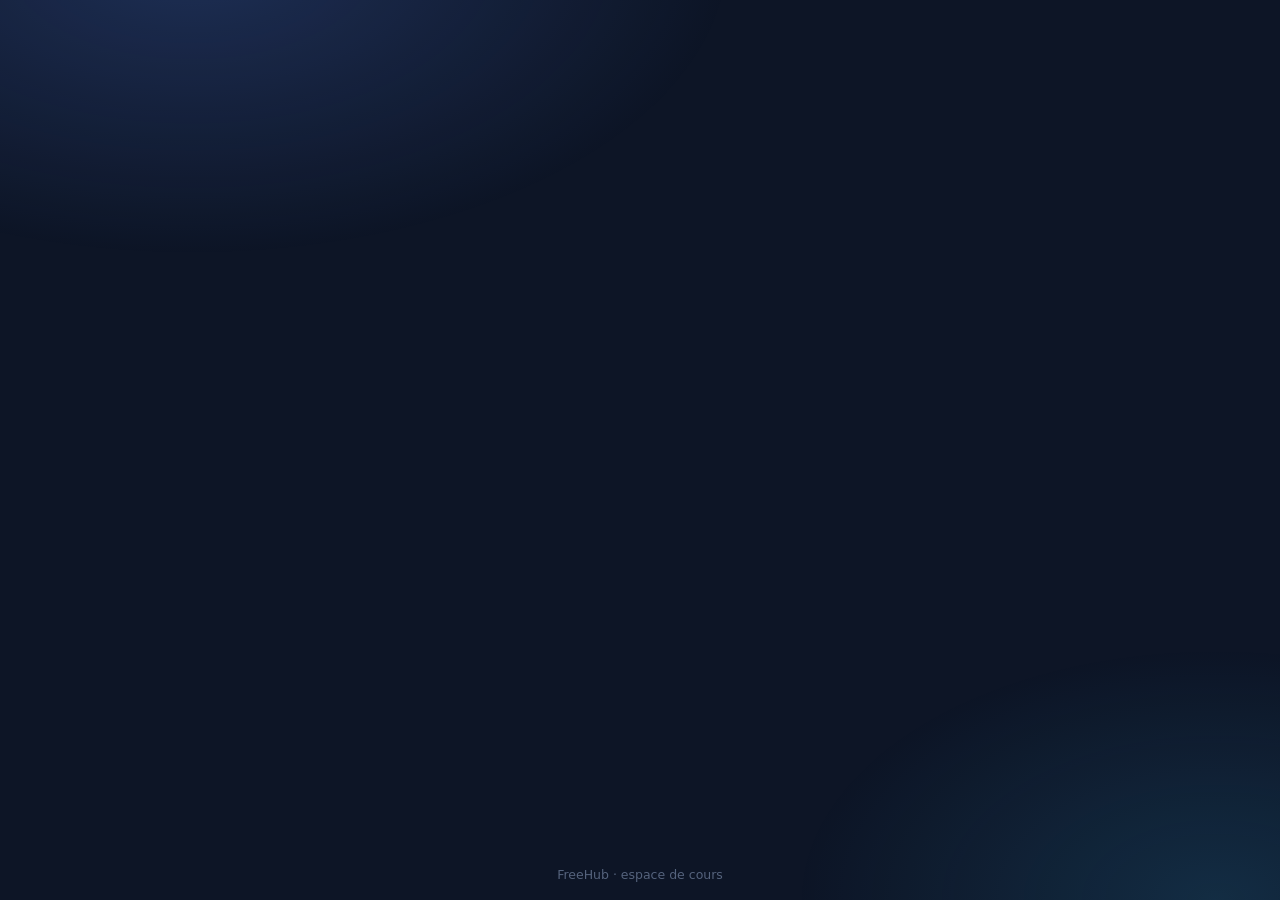
<file: cours/index.html>
<!DOCTYPE html>
<html lang="fr">
<head>
<meta charset="utf-8">
<meta name="viewport" content="width=device-width, initial-scale=1">
<meta name="robots" content="noindex, nofollow">
<title>Faisons connaissance</title>
<style>
  :root{
    --bg:#0d1526; --carte:#18233a; --carte2:#1f2c47; --bord:rgba(255,255,255,.1);
    --encre:#eef2f9; --doux:#9aa9c2; --acc:#5b8cff; --acc2:#38bdf8; --ok:#2dd4a7;
    --police:-apple-system,BlinkMacSystemFont,"Segoe UI",system-ui,sans-serif;
  }
  *{box-sizing:border-box}
  body{margin:0;min-height:100vh;background:var(--bg);color:var(--encre);
    font-family:var(--police);display:flex;flex-direction:column;
    -webkit-font-smoothing:antialiased;overflow-x:hidden}
  body::before{content:'';position:fixed;inset:0;pointer-events:none;
    background:radial-gradient(900px 500px at 15% -5%,rgba(91,140,255,.22),transparent 60%),
      radial-gradient(700px 420px at 95% 100%,rgba(56,189,248,.14),transparent 60%)}
  .zone{position:relative;flex:1;display:flex;flex-direction:column;
    align-items:center;justify-content:center;padding:24px;gap:18px}
  .carte{width:100%;max-width:560px;background:var(--carte);border:1px solid var(--bord);
    border-radius:22px;padding:30px;box-shadow:0 30px 70px -30px rgba(0,0,0,.7)}
  h1{margin:0;font-size:27px;line-height:1.2;letter-spacing:-.025em;text-wrap:balance}
  .sous{margin:9px 0 0;color:var(--doux);font-size:15px;line-height:1.55}
  label{display:block;font-size:12.5px;font-weight:800;letter-spacing:.06em;
    text-transform:uppercase;color:var(--doux);margin:22px 0 8px}
  input,textarea{width:100%;background:var(--carte2);border:1.5px solid var(--bord);
    border-radius:14px;padding:15px 16px;font-family:inherit;font-size:16px;
    color:var(--encre);outline:none;transition:border-color .15s}
  input:focus,textarea:focus{border-color:var(--acc)}
  textarea{min-height:130px;resize:vertical;line-height:1.55}
  button{width:100%;margin-top:16px;border:none;border-radius:14px;padding:16px;
    background:var(--acc);color:#fff;font-family:inherit;font-size:16px;font-weight:800;
    cursor:pointer;transition:filter .15s,transform .15s}
  button:hover:not(:disabled){filter:brightness(1.1)}
  button:active:not(:disabled){transform:translateY(1px)}
  button:disabled{opacity:.45;cursor:not-allowed}
  .err{margin-top:12px;color:#ff9fb0;font-size:14px;min-height:20px}

  /* ---- L'accueil : on confirme franchement, on ne laisse pas dans le doute ---- */
  .bienvenue{position:fixed;inset:0;z-index:20;display:flex;align-items:center;
    justify-content:center;background:rgba(13,21,38,.92);backdrop-filter:blur(4px);
    animation:paraitre .25s ease}
  .bv-x{text-align:center;animation:surgir .5s cubic-bezier(.2,1.4,.4,1) both}
  .bv-e{font-size:76px;line-height:1}
  .bv-t{margin-top:14px;font-size:25px;font-weight:800;letter-spacing:-.022em}
  .bv-d{margin-top:7px;color:var(--doux);font-size:15px}
  @keyframes paraitre{from{opacity:0}}
  @keyframes surgir{from{opacity:0;transform:scale(.7)}}

  /* ---- Le choix de l'emoji ---- */
  .grille-em{display:grid;grid-template-columns:repeat(auto-fill,minmax(46px,1fr));gap:7px;
    max-height:168px;overflow-y:auto;padding:4px;background:var(--carte2);
    border:1.5px solid var(--bord);border-radius:14px}
  .em-b{width:100%;aspect-ratio:1;margin:0;padding:0;border:1.5px solid transparent;
    border-radius:11px;background:transparent;font-size:23px;line-height:1;cursor:pointer;
    display:flex;align-items:center;justify-content:center;transition:background .12s}
  .em-b:hover{background:rgba(255,255,255,.07)}
  .em-b.on{background:rgba(91,140,255,.26);border-color:var(--acc)}

  /* ---- Le salon : une page structurée, sans animation ----
     Rien ne bouge ici : le salon se met à jour toutes les deux secondes, et la
     moindre animation se rejouait à chaque fois — on aurait dit que la page se
     rechargeait sans arrêt. */
  .moi-carte{text-align:center;padding:34px 30px 30px}
  .moi-em{font-size:62px;line-height:1}
  .moi-nom{margin-top:10px;font-size:28px;font-weight:800;letter-spacing:-.025em}
  .moi-ok{margin-top:7px;display:inline-flex;align-items:center;gap:7px;
    background:rgba(45,212,167,.14);border:1px solid rgba(45,212,167,.4);color:#9df0d8;
    border-radius:999px;padding:6px 14px;font-size:13.5px;font-weight:700}
  .modif{margin-top:14px;width:auto;padding:9px 16px;background:transparent;
    border:1.5px solid var(--bord);color:var(--doux);font-size:13px;border-radius:11px}
  .modif:hover{border-color:var(--acc);color:var(--encre);filter:none}

  .attente{margin-top:22px;padding:18px;border-radius:16px;background:var(--carte2);
    border:1px solid var(--bord);text-align:center}
  .attente-t{font-size:15.5px;font-weight:800;display:flex;align-items:center;
    justify-content:center;gap:9px}
  .attente-d{margin-top:6px;font-size:13.5px;color:var(--doux);line-height:1.5}

  .liste-t{margin:24px 0 11px;font-size:12px;font-weight:800;letter-spacing:.07em;
    text-transform:uppercase;color:var(--doux);text-align:left}
  .liste{display:flex;flex-wrap:wrap;gap:8px}
  .pst{display:flex;align-items:center;gap:8px;background:var(--carte2);
    border:1px solid var(--bord);border-radius:999px;padding:7px 14px 7px 10px;
    font-size:14px;font-weight:700}
  .pst .em{font-size:18px;line-height:1}
  .pst.moi{background:linear-gradient(135deg,rgba(91,140,255,.34),var(--carte2));
    border-color:var(--acc)}

  .num{font-size:12.5px;font-weight:800;letter-spacing:.09em;text-transform:uppercase;
    color:var(--acc2)}
  .envoye{margin-top:16px;background:rgba(45,212,167,.12);border:1px solid rgba(45,212,167,.4);
    border-radius:14px;padding:14px 16px;font-size:14.5px;color:#9df0d8;line-height:1.5}
  .pied{text-align:center;padding:18px;font-size:12.5px;color:#55637d;position:relative}
</style>
</head>
<body>
<div class="zone" id="zone"></div>
<div class="pied">FreeHub · espace de cours</div>

<script>
(function(){
  'use strict';
  var API = 'api.php?a=';
  var zone = document.getElementById('zone');
  var moi = null;                 // { id, nom, jeton }
  var etat = null;
  var brouillon = '';
  var dernierRendu = '';
  var sondeOk = false;            // a-t-on déjà reçu une réponse du serveur ?

  try { moi = JSON.parse(localStorage.getItem('cours_moi') || 'null'); } catch(e){}

  function esc(s){
    return String(s == null ? '' : s).replace(/[&<>"']/g, function(c){
      return {'&':'&amp;','<':'&lt;','>':'&gt;','"':'&quot;',"'":'&#39;'}[c];
    });
  }
  function appel(action, corps){
    return fetch(API + action, {
      method: corps ? 'POST' : 'GET',
      headers: { 'Content-Type':'application/json' },
      body: corps ? JSON.stringify(corps) : undefined,
      credentials: 'same-origin'
    }).then(function(r){
      return r.text().then(function(txt){
        try { return { ok:r.ok, d:JSON.parse(txt) }; }
        catch(e){
          return { ok:false, d:{ erreur:'Le serveur a renvoyé une réponse inattendue '
            + '(HTTP ' + r.status + '). Réessaie.' } };
        }
      });
    }, function(){
      return { ok:false, d:{ erreur:'Pas de réseau — vérifie ta connexion.' } };
    });
  }

  // La même liste que côté serveur, qui n'accepte que celle-ci.
  var EMOJIS = ['🦊','🐼','🐸','🦁','🐙','🦄','🐨','🦉','🐢','🦋','🐝','🦕','🐧','🦩',
                '🐬','🦒','🦔','🐳','🦓','🦜','🐲','🦅','🐺','🦌','🐥','🦚','🐯','🐵',
                '🦘','🦦','🐰','🦈','🦭','🐞','🌵','🍄','⚡️','🔥','🌙','⭐️','🎸','🚀'];
  var monEmoji = EMOJIS[Math.floor(Math.random() * EMOJIS.length)];

  // Repli pour un participant inscrit avant qu'on ne propose le choix : son
  // prénom détermine un emoji stable plutôt que de laisser la place vide.
  function emojiDe(nom, choisi){
    if(choisi) return choisi;
    var n = (nom || '').toLowerCase(), h = 0;
    for(var i = 0; i < n.length; i++) h = (h * 31 + n.charCodeAt(i)) % 100000;
    return EMOJIS[h % EMOJIS.length];
  }

  function grilleEmojis(){
    return '<div class="grille-em" id="gem">' + EMOJIS.map(function(e){
      return '<button type="button" class="em-b' + (e === monEmoji ? ' on' : '')
        + '" data-em="' + e + '">' + e + '</button>';
    }).join('') + '</div>';
  }
  function brancherEmojis(){
    [].forEach.call(document.querySelectorAll('[data-em]'), function(b){
      b.onclick = function(){
        monEmoji = b.getAttribute('data-em');
        [].forEach.call(document.querySelectorAll('[data-em]'), function(x){
          x.classList.toggle('on', x === b);
        });
      };
    });
  }

  // --- Écran 1 : le prénom et l'emoji ---------------------------------------
  // `modif` : on revient corriger ce qu'on a saisi, l'inscription existe déjà.
  function vueNom(msg, modif){
    salonPose = '';
    var nomActuel = modif && moi ? moi.nom : '';
    zone.innerHTML = '<div class="carte">'
      + '<h1>' + esc(modif ? 'Modifier mes infos'
                           : (etat && etat.titre ? etat.titre : 'Faisons connaissance')) + '</h1>'
      + '<p class="sous">' + (modif
          ? 'Change ton prénom ou ton emoji. C’est possible tant que les questions '
            + 'ne sont pas lancées.'
          : 'Indique ton prénom et choisis ton emoji pour rejoindre. On attendra que '
            + 'tout le monde soit là avant de commencer.') + '</p>'
      + '<label for="n">Ton prénom</label>'
      + '<input id="n" autocomplete="given-name" autocapitalize="words" '
      + 'placeholder="Maëlys" maxlength="60" value="' + esc(nomActuel) + '">'
      + '<label>Ton emoji</label>'
      + grilleEmojis()
      + '<button id="go">' + (modif ? 'Enregistrer' : 'Rejoindre') + '</button>'
      + (modif ? '<button id="annul" class="modif" style="width:100%;margin-top:9px">'
               + 'Annuler</button>' : '')
      + '<div class="err" id="e">' + esc(msg || '') + '</div>'
      + '</div>';
    brancherEmojis();
    var inp = document.getElementById('n');
    var btn = document.getElementById('go');
    inp.focus();

    var annul = document.getElementById('annul');
    if(annul) annul.onclick = function(){ dernierRendu = ''; rendre(); };

    function envoyer(){
      var nom = inp.value.trim();
      if(nom.length < 2){ document.getElementById('e').textContent = 'Il faut au moins 2 caractères.'; return; }
      btn.disabled = true; btn.textContent = 'Un instant…';

      if(modif){
        appel('modifier', { jeton:moi.jeton, nom:nom, emoji:monEmoji }).then(function(r){
          btn.disabled = false; btn.textContent = 'Enregistrer';
          if(!r.ok){ document.getElementById('e').textContent = r.d.erreur || 'Échec.'; return; }
          moi.nom = nom; moi.emoji = monEmoji;
          try { localStorage.setItem('cours_moi', JSON.stringify(moi)); } catch(e){}
          dernierRendu = '';
          battre();
          rendre();
        });
        return;
      }

      appel('rejoindre', { nom:nom, emoji:monEmoji }).then(function(r){
        btn.disabled = false; btn.textContent = 'Rejoindre';
        if(!r.ok){ document.getElementById('e').textContent = r.d.erreur || 'Impossible de rejoindre.'; return; }
        moi = r.d;
        if(moi.emoji) monEmoji = moi.emoji;
        try { localStorage.setItem('cours_moi', JSON.stringify(moi)); } catch(e){}
        bienvenue(moi.nom);
        // On bascule TOUT DE SUITE, sur ce qu'on a déjà en main. Avant, on
        // attendait le relevé suivant pour changer d'écran : s'il tardait,
        // s'il échouait, ou si le tout premier n'était pas encore revenu, on
        // restait sur le formulaire et le bouton semblait n'avoir rien fait.
        if(!etat) etat = { titre:'Faisons connaissance', etat:'attente', idx:0,
                           total:0, eleves:[], question:null, maReponse:null };
        etat.moi = { id:moi.id, nom:moi.nom, emoji:monEmoji };
        if(!etat.eleves.some(function(x){ return x.nom === moi.nom; })){
          etat.eleves.push({ nom:moi.nom, emoji:monEmoji });
        }
        sondeOk = false;
        dernierRendu = '';
        rendre();
        battre();
      });
    }
    btn.onclick = envoyer;
    inp.onkeydown = function(e){ if(e.key === 'Enter') envoyer(); };
  }

  // Le moment de confirmation : on voit son emoji, on sait que c'est passé.
  function bienvenue(nom){
    var d = document.createElement('div');
    d.className = 'bienvenue';
    d.innerHTML = '<div class="bv-x">'
      + '<div class="bv-e">' + emojiDe(nom, monEmoji) + '</div>'
      + '<div class="bv-t">Bienvenue ' + esc(nom) + '</div>'
      + '<div class="bv-d">Voilà ton emoji pour la partie</div>'
    + '</div>';
    document.body.appendChild(d);
    setTimeout(function(){
      d.style.transition = 'opacity .3s';
      d.style.opacity = '0';
      setTimeout(function(){ d.remove(); }, 320);
    }, 1500);
  }

  // --- Écran 2 : le salon ---------------------------------------------------
  // Bâti UNE FOIS, puis seuls le compteur et la liste sont retouchés. Tout
  // redessiner à chaque relevé donnait un clignotement de deux secondes :
  // c'était ça, « l'effet rafraîchissement bizarre ».
  var salonPose = '';
  function vueSalon(){
    var noms = etat.eleves || [];
    var monNom = moi ? moi.nom : '';
    var monEm = emojiDe(monNom, (etat.moi && etat.moi.emoji) || moi.emoji || monEmoji);

    var signature = monNom + '|' + monEm;
    if(salonPose !== signature){
      salonPose = signature;
      zone.innerHTML = '<div class="carte moi-carte">'
        + '<div class="moi-em">' + monEm + '</div>'
        + '<div class="moi-nom">' + esc(monNom) + '</div>'
        + '<div class="moi-ok">✓ Tu es dans la salle</div>'
        + '<button class="modif" id="chg">Modifier mon prénom ou mon emoji</button>'
        + '<div class="attente">'
          + '<div class="attente-t">⏳ En attente du lancement</div>'
          + '<div class="attente-d">' + esc(etat.titre) + ' commencera quand '
          + 'l’animateur lancera la première question. Tu n’as rien à faire, '
          + 'garde juste cette page ouverte.</div>'
        + '</div>'
        + '<div class="liste-t" id="l-t"></div>'
        + '<div class="liste" id="l-l"></div>'
      + '</div>';
      document.getElementById('chg').onclick = function(){
        monEmoji = monEm;
        vueNom('', true);
      };
    }

    var t = document.getElementById('l-t');
    var l = document.getElementById('l-l');
    if(t) t.textContent = 'Dans la salle · ' + noms.length;
    if(l){
      var html = noms.map(function(p){
        var estMoi = monNom && p.nom.toLowerCase() === monNom.toLowerCase();
        return '<span class="pst' + (estMoi ? ' moi' : '') + '">'
          + '<span class="em">' + emojiDe(p.nom, p.emoji) + '</span>' + esc(p.nom) + '</span>';
      }).join('');
      // On n'écrit que si ça change : réécrire la liste identique à chaque
      // relevé suffisait à faire sauter l'affichage.
      if(l.getAttribute('data-sig') !== html){
        l.setAttribute('data-sig', html);
        l.innerHTML = html;
      }
    }
  }

  // --- Écran 3 : une question ----------------------------------------------
  function vueQuestion(){
    salonPose = '';          // on quitte le salon : il sera rebâti au retour
    var q = etat.question;
    var deja = etat.maReponse;
    zone.innerHTML = '<div class="carte">'
      + '<div class="num">Question ' + (etat.idx + 1) + ' sur ' + etat.total + '</div>'
      + '<h1 style="margin-top:10px">' + esc(q.texte) + '</h1>'
      + '<label for="r">Ta réponse</label>'
      + '<textarea id="r" maxlength="2000" placeholder="Écris ce que tu veux, '
      + 'prends ton temps"></textarea>'
      + '<button id="env">' + (deja ? 'Modifier ma réponse' : 'Envoyer') + '</button>'
      + (deja ? '<div class="envoye">Réponse envoyée. Tu peux encore la modifier tant '
              + 'qu’on n’est pas passé à la question suivante.</div>' : '')
      + '<div class="err" id="e"></div>'
      + '</div>';
    var ta = document.getElementById('r');
    ta.value = brouillon || deja || '';
    ta.oninput = function(){ brouillon = ta.value; };
    if(!deja) ta.focus();
    document.getElementById('env').onclick = function(){
      var t = ta.value.trim();
      if(!t){ document.getElementById('e').textContent = 'Ta réponse est vide.'; return; }
      var b = document.getElementById('env');
      b.disabled = true; b.textContent = 'Envoi…';
      appel('repondre', { jeton:moi.jeton, texte:t }).then(function(r){
        b.disabled = false; b.textContent = 'Envoyer';
        if(!r.ok){ document.getElementById('e').textContent = r.d.erreur || 'Échec.'; return; }
        brouillon = '';
        if(etat) etat.maReponse = t;     // confirmation immédiate, sans attendre le relevé
        dernierRendu = '';
        rendre();
        battre();
      });
    };
  }

  function vueFini(){
    salonPose = '';
    zone.innerHTML = '<div class="carte" style="text-align:center">'
      + '<div style="font-size:50px;line-height:1">'
      + emojiDe(moi ? moi.nom : '', moi && moi.emoji) + '</div>'
      + '<h1 style="margin-top:14px">C’est terminé, merci ' + esc(moi ? moi.nom : '') + '</h1>'
      + '<p class="sous">Tes réponses sont bien enregistrées. À tout de suite pour la suite du cours.</p>'
      + '</div>';
  }

  // --- Le rendu -------------------------------------------------------------
  function rendre(){
    // Le salon se met à jour en continu (les arrivées s'affichent), les autres
    // écrans ne se redessinent qu'au vrai changement : sinon on effacerait la
    // réponse en cours de saisie toutes les deux secondes.
    var enSalon = moi && etat.moi && etat.etat !== 'fini'
               && (etat.etat === 'attente' || !etat.question);

    var cle = etat.etat + '|' + etat.idx + '|' + (etat.moi ? '1' : '0')
            + '|' + (etat.maReponse ? 'r' : '-');
    if(!enSalon && cle === dernierRendu) return;
    dernierRendu = cle;

    // On ne renvoie au formulaire QUE si le serveur dit explicitement ne pas
    // connaître ce jeton — pas sur un simple relevé manqué, qui laissait
    // l'impression que l'inscription n'avait servi à rien.
    if(!moi || (sondeOk && !etat.moi)){
      var perdu = !!moi;
      if(moi){ moi = null; try { localStorage.removeItem('cours_moi'); } catch(e){} }
      vueNom(perdu ? 'Ton inscription n’est plus valide — remets ton prénom.' : '');
      return;
    }
    if(etat.etat === 'fini'){ vueFini(); return; }
    if(enSalon){ vueSalon(); return; }
    vueQuestion();
  }

  function battre(){
    // On retient AVEC QUELLE IDENTITÉ la requête part. Le relevé tourne toutes
    // les deux secondes : celui qui était déjà en vol au moment où l'on
    // s'inscrit revient forcément sans jeton, donc avec « je ne connais
    // personne ». Sans ce garde-fou, cette réponse périmée effaçait l'identité
    // qu'on venait d'obtenir et renvoyait au formulaire — on avait validé son
    // prénom, vu la confirmation, et on se retrouvait au départ.
    var jetonReq = moi ? moi.jeton : '';
    var url = 'etat' + (jetonReq ? '&jeton=' + encodeURIComponent(jetonReq) : '');
    appel(url).then(function(r){
      if(!r.ok) return;        // relevé manqué : on garde l'écran en place
      if(jetonReq !== (moi ? moi.jeton : '')) return;   // réponse périmée
      sondeOk = true;
      etat = r.d;
      rendre();
    });
  }

  battre();
  setInterval(battre, 2000);
  document.addEventListener('visibilitychange', function(){
    if(document.visibilityState === 'visible') battre();
  });
})();
</script>
</body>
</html>
</file>
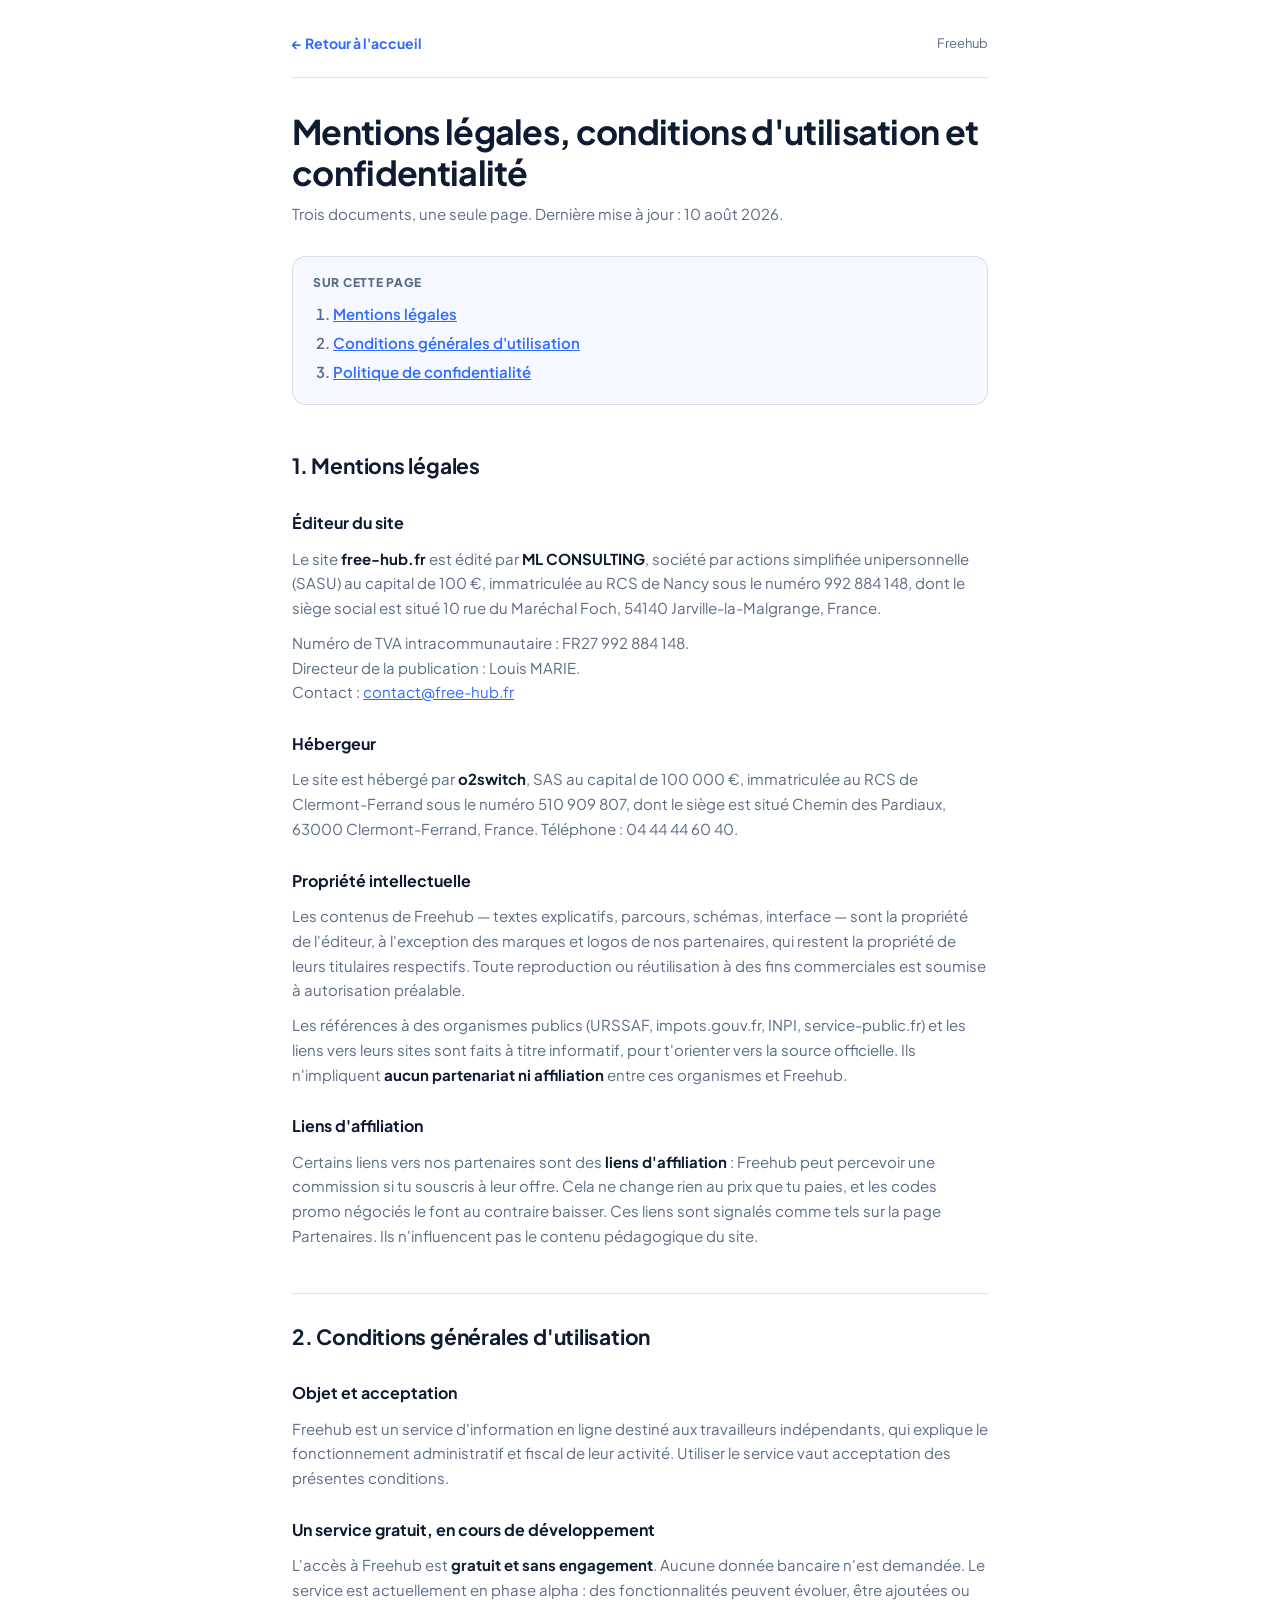
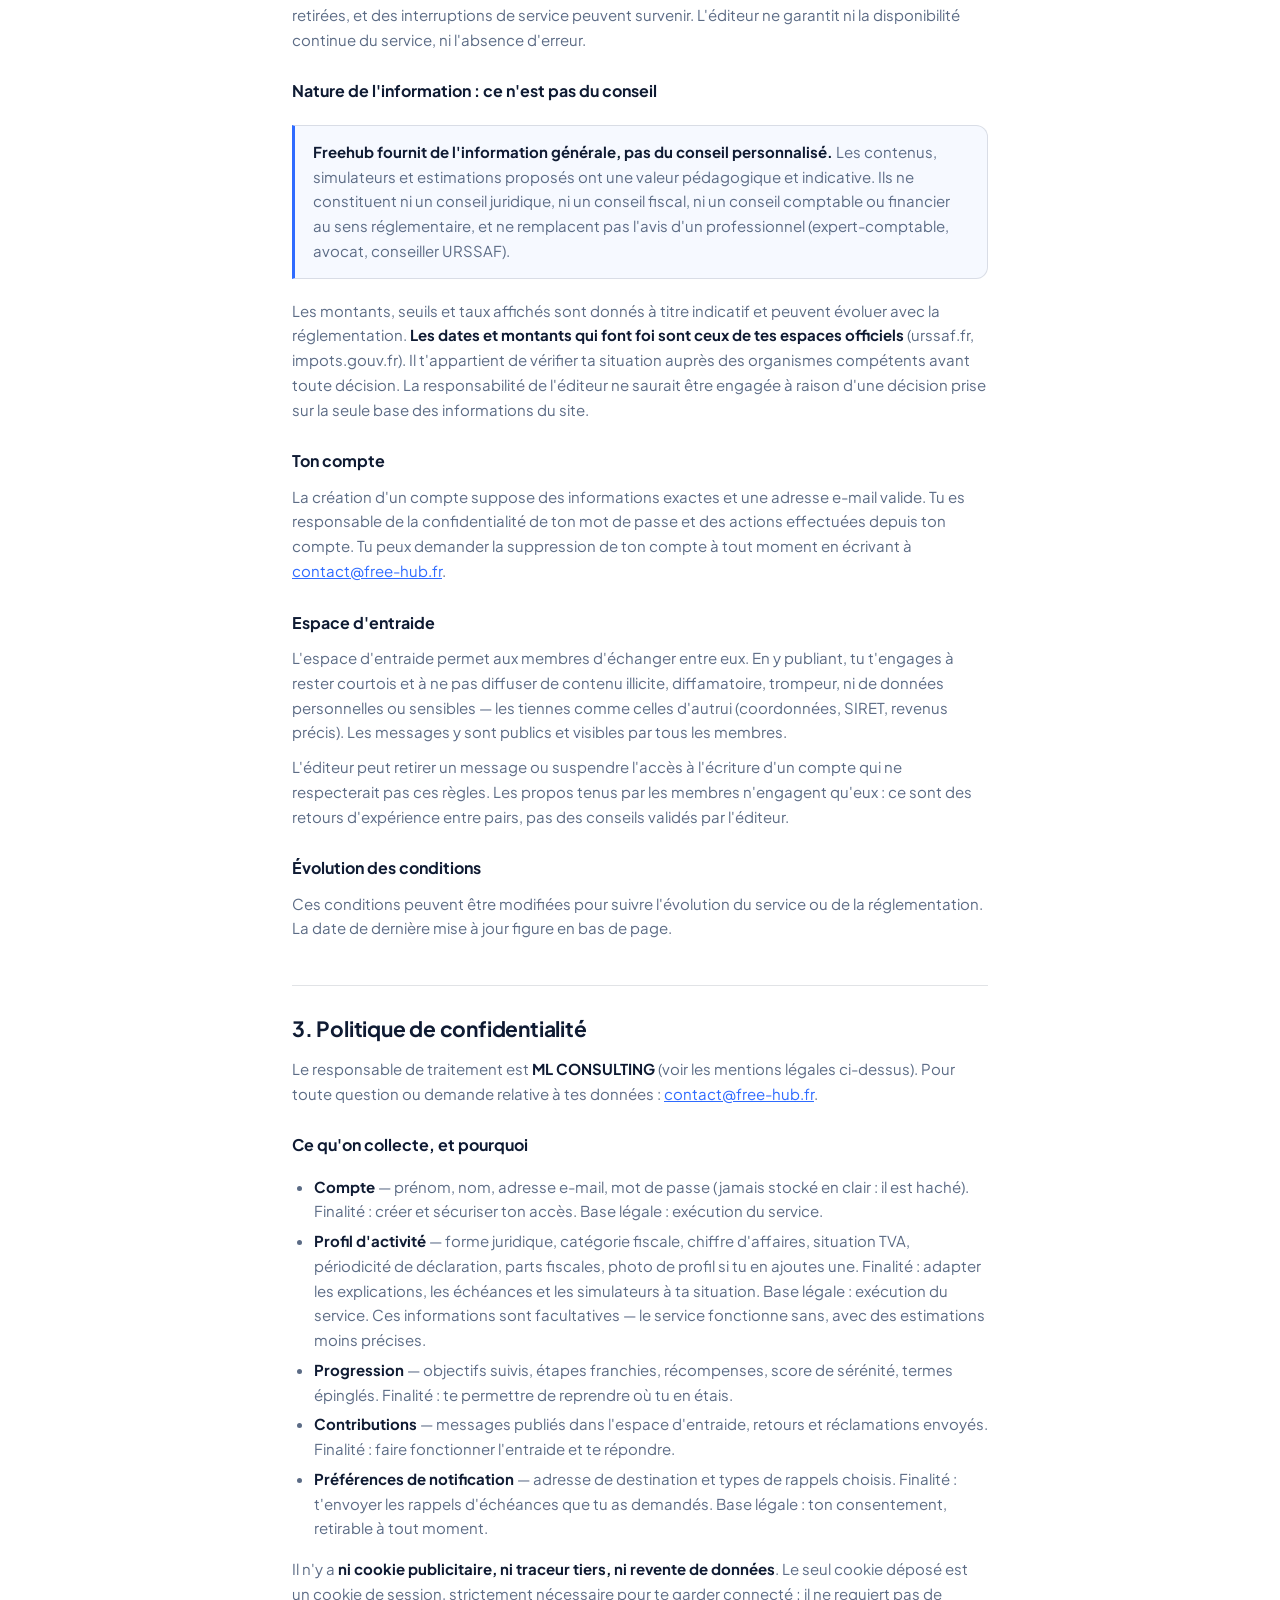
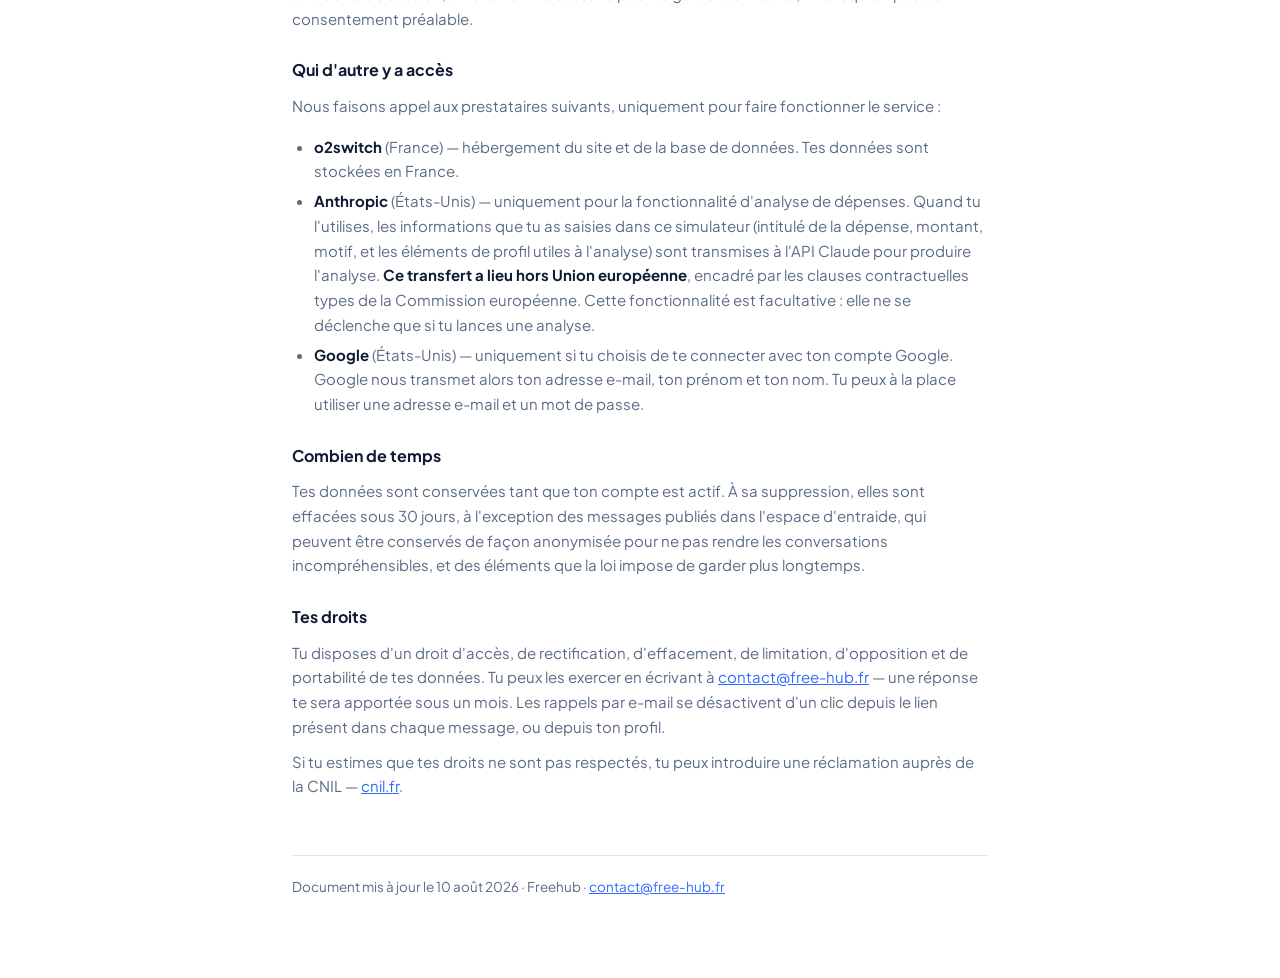
<file: legal.html>
<!DOCTYPE html>
<html lang="fr">
<head>
<meta charset="utf-8">
<meta name="viewport" content="width=device-width, initial-scale=1">
<title>Mentions légales, CGU et confidentialité · Freehub</title>
<meta name="description" content="Mentions légales, conditions générales d'utilisation et politique de confidentialité de Freehub.">
<meta name="robots" content="index, follow">
<link rel="icon" type="image/svg+xml" href="assets/favicon.svg">
<link rel="icon" type="image/png" sizes="32x32" href="assets/favicon-32.png">
<link rel="preconnect" href="https://fonts.googleapis.com">
<link rel="preconnect" href="https://fonts.gstatic.com" crossorigin>
<link href="https://fonts.googleapis.com/css2?family=Plus+Jakarta+Sans:wght@400;500;600;700;800&display=swap" rel="stylesheet">
<style>
  *{box-sizing:border-box}
  :root{
    --page:#fff; --encre:#0f1b33; --encre-2:#5b6b85;
    --trait:rgba(15,27,51,.12); --doux:#f6f9ff; --bleu:#2f6bff;
  }
  :root[data-theme="sombre"]{
    --page:#0b1220; --encre:#e8edf7; --encre-2:#a8b4ca;
    --trait:rgba(255,255,255,.14); --doux:#141c2e; --bleu:#6d99ff;
    color-scheme:dark;
  }
  @media (prefers-color-scheme:dark){
    :root:not([data-theme="clair"]){
      --page:#0b1220; --encre:#e8edf7; --encre-2:#a8b4ca;
      --trait:rgba(255,255,255,.14); --doux:#141c2e; --bleu:#6d99ff;
      color-scheme:dark;
    }
  }
  body{margin:0;background:var(--page);color:var(--encre);
    font-family:'Plus Jakarta Sans',system-ui,sans-serif;-webkit-font-smoothing:antialiased;
    line-height:1.65}
  a{color:var(--bleu)}
  .wrap{max-width:760px;margin:0 auto;padding:32px clamp(18px,5vw,32px) 80px}

  .haut{display:flex;align-items:center;justify-content:space-between;gap:16px;
    padding-bottom:22px;margin-bottom:34px;border-bottom:1px solid var(--trait);flex-wrap:wrap}
  .retour{display:inline-flex;align-items:center;gap:7px;font-size:14px;font-weight:700;
    text-decoration:none}
  .retour:hover{text-decoration:underline}

  h1{font-size:clamp(26px,4.6vw,34px);letter-spacing:-.02em;line-height:1.2;margin:0 0 8px}
  .sous{color:var(--encre-2);font-size:15px;margin:0 0 30px}

  /* Sommaire : trois documents sur une page, il faut pouvoir sauter au bon. */
  .somm{background:var(--doux);border:1px solid var(--trait);border-radius:14px;
    padding:16px 20px;margin-bottom:40px}
  .somm-t{font-size:12px;font-weight:800;letter-spacing:.06em;text-transform:uppercase;
    color:var(--encre-2);margin-bottom:9px}
  .somm ol{margin:0;padding-left:20px}
  .somm li{margin:4px 0;font-weight:600}

  h2{font-size:21px;letter-spacing:-.01em;margin:44px 0 4px;scroll-margin-top:22px;
    padding-top:26px;border-top:1px solid var(--trait)}
  h2:first-of-type{border-top:none;padding-top:0}
  h3{font-size:16px;margin:26px 0 6px}
  p,li{font-size:15px;color:var(--encre-2)}
  p{margin:10px 0}
  ul{padding-left:22px}
  li{margin:5px 0}
  strong{color:var(--encre);font-weight:700}

  .avis{background:var(--doux);border:1px solid var(--trait);border-left:3px solid var(--bleu);
    border-radius:0 12px 12px 0;padding:14px 18px;margin:20px 0}
  .avis p{margin:0}
  .maj{margin-top:56px;padding-top:20px;border-top:1px solid var(--trait);
    font-size:13.5px;color:var(--encre-2)}
</style>
</head>
<body>
<div class="wrap">

  <div class="haut">
    <a class="retour" href="/">← Retour à l'accueil</a>
    <span style="font-size:13px;color:var(--encre-2)">Freehub</span>
  </div>

  <h1>Mentions légales, conditions d'utilisation et confidentialité</h1>
  <p class="sous">Trois documents, une seule page. Dernière mise à jour : 10 août 2026.</p>

  <div class="somm">
    <div class="somm-t">Sur cette page</div>
    <ol>
      <li><a href="#mentions">Mentions légales</a></li>
      <li><a href="#cgu">Conditions générales d'utilisation</a></li>
      <li><a href="#donnees">Politique de confidentialité</a></li>
    </ol>
  </div>

  <!-- ================= MENTIONS LÉGALES ================= -->
  <h2 id="mentions">1. Mentions légales</h2>

  <h3>Éditeur du site</h3>
  <p>
    Le site <strong>free-hub.fr</strong> est édité par <strong>ML CONSULTING</strong>,
    société par actions simplifiée unipersonnelle (SASU) au capital de 100 €,
    immatriculée au RCS de Nancy sous le numéro 992 884 148, dont le siège social
    est situé 10 rue du Maréchal Foch, 54140 Jarville-la-Malgrange, France.
  </p>
  <p>
    Numéro de TVA intracommunautaire : FR27 992 884 148.<br>
    Directeur de la publication : Louis MARIE.<br>
    Contact : <a href="mailto:contact@free-hub.fr">contact@free-hub.fr</a>
  </p>

  <h3>Hébergeur</h3>
  <p>
    Le site est hébergé par <strong>o2switch</strong>, SAS au capital de 100 000 €,
    immatriculée au RCS de Clermont-Ferrand sous le numéro 510 909 807,
    dont le siège est situé Chemin des Pardiaux, 63000 Clermont-Ferrand, France.
    Téléphone : 04 44 44 60 40.
  </p>

  <h3>Propriété intellectuelle</h3>
  <p>
    Les contenus de Freehub — textes explicatifs, parcours, schémas, interface — sont
    la propriété de l'éditeur, à l'exception des marques et logos de nos partenaires,
    qui restent la propriété de leurs titulaires respectifs. Toute reproduction ou
    réutilisation à des fins commerciales est soumise à autorisation préalable.
  </p>
  <p>
    Les références à des organismes publics (URSSAF, impots.gouv.fr, INPI, service-public.fr)
    et les liens vers leurs sites sont faits à titre informatif, pour t'orienter vers la
    source officielle. Ils n'impliquent <strong>aucun partenariat ni affiliation</strong>
    entre ces organismes et Freehub.
  </p>

  <h3>Liens d'affiliation</h3>
  <p>
    Certains liens vers nos partenaires sont des <strong>liens d'affiliation</strong> :
    Freehub peut percevoir une commission si tu souscris à leur offre. Cela ne change
    rien au prix que tu paies, et les codes promo négociés le font au contraire baisser.
    Ces liens sont signalés comme tels sur la page Partenaires. Ils n'influencent pas
    le contenu pédagogique du site.
  </p>

  <!-- ================= CGU ================= -->
  <h2 id="cgu">2. Conditions générales d'utilisation</h2>

  <h3>Objet et acceptation</h3>
  <p>
    Freehub est un service d'information en ligne destiné aux travailleurs indépendants,
    qui explique le fonctionnement administratif et fiscal de leur activité. Utiliser le
    service vaut acceptation des présentes conditions.
  </p>

  <h3>Un service gratuit, en cours de développement</h3>
  <p>
    L'accès à Freehub est <strong>gratuit et sans engagement</strong>. Aucune donnée
    bancaire n'est demandée. Le service est actuellement en phase alpha : des
    fonctionnalités peuvent évoluer, être ajoutées ou retirées, et des interruptions
    de service peuvent survenir. L'éditeur ne garantit ni la disponibilité continue
    du service, ni l'absence d'erreur.
  </p>

  <h3>Nature de l'information : ce n'est pas du conseil</h3>
  <div class="avis">
    <p>
      <strong>Freehub fournit de l'information générale, pas du conseil personnalisé.</strong>
      Les contenus, simulateurs et estimations proposés ont une valeur pédagogique et
      indicative. Ils ne constituent ni un conseil juridique, ni un conseil fiscal, ni un
      conseil comptable ou financier au sens réglementaire, et ne remplacent pas
      l'avis d'un professionnel (expert-comptable, avocat, conseiller URSSAF).
    </p>
  </div>
  <p>
    Les montants, seuils et taux affichés sont donnés à titre indicatif et peuvent évoluer
    avec la réglementation. <strong>Les dates et montants qui font foi sont ceux de tes
    espaces officiels</strong> (urssaf.fr, impots.gouv.fr). Il t'appartient de vérifier ta
    situation auprès des organismes compétents avant toute décision. La responsabilité de
    l'éditeur ne saurait être engagée à raison d'une décision prise sur la seule base des
    informations du site.
  </p>

  <h3>Ton compte</h3>
  <p>
    La création d'un compte suppose des informations exactes et une adresse e-mail valide.
    Tu es responsable de la confidentialité de ton mot de passe et des actions effectuées
    depuis ton compte. Tu peux demander la suppression de ton compte à tout moment en
    écrivant à <a href="mailto:contact@free-hub.fr">contact@free-hub.fr</a>.
  </p>

  <h3>Espace d'entraide</h3>
  <p>
    L'espace d'entraide permet aux membres d'échanger entre eux. En y publiant, tu
    t'engages à rester courtois et à ne pas diffuser de contenu illicite, diffamatoire,
    trompeur, ni de données personnelles ou sensibles — les tiennes comme celles d'autrui
    (coordonnées, SIRET, revenus précis). Les messages y sont publics et visibles par
    tous les membres.
  </p>
  <p>
    L'éditeur peut retirer un message ou suspendre l'accès à l'écriture d'un compte qui
    ne respecterait pas ces règles. Les propos tenus par les membres n'engagent qu'eux :
    ce sont des retours d'expérience entre pairs, pas des conseils validés par l'éditeur.
  </p>

  <h3>Évolution des conditions</h3>
  <p>
    Ces conditions peuvent être modifiées pour suivre l'évolution du service ou de la
    réglementation. La date de dernière mise à jour figure en bas de page.
  </p>

  <!-- ================= DONNÉES ================= -->
  <h2 id="donnees">3. Politique de confidentialité</h2>

  <p>
    Le responsable de traitement est <strong>ML CONSULTING</strong>
    (voir les mentions légales ci-dessus). Pour toute question ou demande relative à
    tes données : <a href="mailto:contact@free-hub.fr">contact@free-hub.fr</a>.
  </p>

  <h3>Ce qu'on collecte, et pourquoi</h3>
  <ul>
    <li>
      <strong>Compte</strong> — prénom, nom, adresse e-mail, mot de passe (jamais stocké
      en clair : il est haché). Finalité : créer et sécuriser ton accès.
      Base légale : exécution du service.
    </li>
    <li>
      <strong>Profil d'activité</strong> — forme juridique, catégorie fiscale, chiffre
      d'affaires, situation TVA, périodicité de déclaration, parts fiscales, photo de
      profil si tu en ajoutes une. Finalité : adapter les explications, les échéances et
      les simulateurs à ta situation. Base légale : exécution du service.
      Ces informations sont facultatives — le service fonctionne sans, avec des
      estimations moins précises.
    </li>
    <li>
      <strong>Progression</strong> — objectifs suivis, étapes franchies, récompenses,
      score de sérénité, termes épinglés. Finalité : te permettre de reprendre où tu
      en étais.
    </li>
    <li>
      <strong>Contributions</strong> — messages publiés dans l'espace d'entraide,
      retours et réclamations envoyés. Finalité : faire fonctionner l'entraide et
      te répondre.
    </li>
    <li>
      <strong>Préférences de notification</strong> — adresse de destination et types de
      rappels choisis. Finalité : t'envoyer les rappels d'échéances que tu as demandés.
      Base légale : ton consentement, retirable à tout moment.
    </li>
  </ul>
  <p>
    Il n'y a <strong>ni cookie publicitaire, ni traceur tiers, ni revente de données</strong>.
    Le seul cookie déposé est un cookie de session, strictement nécessaire pour te garder
    connecté ; il ne requiert pas de consentement préalable.
  </p>

  <h3>Qui d'autre y a accès</h3>
  <p>
    Nous faisons appel aux prestataires suivants, uniquement pour faire fonctionner le
    service :
  </p>
  <ul>
    <li>
      <strong>o2switch</strong> (France) — hébergement du site et de la base de données.
      Tes données sont stockées en France.
    </li>
    <li>
      <strong>Anthropic</strong> (États-Unis) — uniquement pour la fonctionnalité
      d'analyse de dépenses. Quand tu l'utilises, les informations que tu as saisies dans
      ce simulateur (intitulé de la dépense, montant, motif, et les éléments de profil
      utiles à l'analyse) sont transmises à l'API Claude pour produire l'analyse.
      <strong>Ce transfert a lieu hors Union européenne</strong>, encadré par les clauses
      contractuelles types de la Commission européenne. Cette fonctionnalité est
      facultative : elle ne se déclenche que si tu lances une analyse.
    </li>
    <li>
      <strong>Google</strong> (États-Unis) — uniquement si tu choisis de te connecter avec
      ton compte Google. Google nous transmet alors ton adresse e-mail, ton prénom et ton
      nom. Tu peux à la place utiliser une adresse e-mail et un mot de passe.
    </li>
  </ul>

  <h3>Combien de temps</h3>
  <p>
    Tes données sont conservées tant que ton compte est actif. À sa suppression, elles
    sont effacées sous 30 jours, à l'exception des messages publiés dans l'espace
    d'entraide, qui peuvent être conservés de façon anonymisée pour ne pas rendre les
    conversations incompréhensibles, et des éléments que la loi impose de garder plus
    longtemps.
  </p>

  <h3>Tes droits</h3>
  <p>
    Tu disposes d'un droit d'accès, de rectification, d'effacement, de limitation,
    d'opposition et de portabilité de tes données. Tu peux les exercer en écrivant à
    <a href="mailto:contact@free-hub.fr">contact@free-hub.fr</a> — une réponse te sera
    apportée sous un mois. Les rappels par e-mail se désactivent d'un clic depuis le lien
    présent dans chaque message, ou depuis ton profil.
  </p>
  <p>
    Si tu estimes que tes droits ne sont pas respectés, tu peux introduire une réclamation
    auprès de la CNIL — <a href="https://www.cnil.fr" target="_blank" rel="noopener">cnil.fr</a>.
  </p>

  <div class="maj">
    Document mis à jour le 10 août 2026 · Freehub ·
    <a href="mailto:contact@free-hub.fr">contact@free-hub.fr</a>
  </div>

</div>
</body>
</html>
</file>
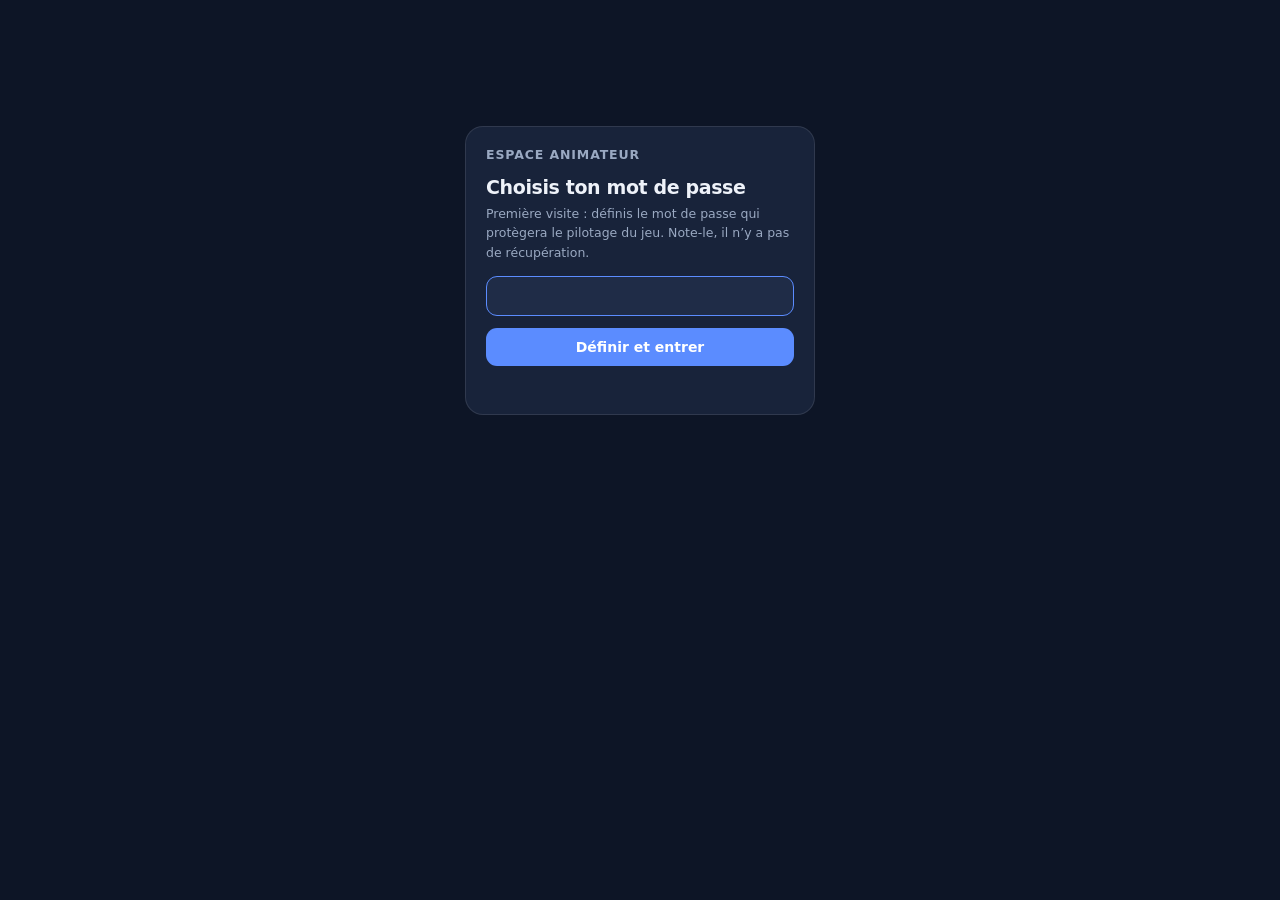
<file: cours/admin.html>
<!DOCTYPE html>
<html lang="fr">
<head>
<meta charset="utf-8">
<meta name="viewport" content="width=device-width, initial-scale=1">
<meta name="robots" content="noindex, nofollow">
<title>Animateur · Faisons connaissance</title>
<style>
  :root{
    --bg:#0d1526; --carte:#18233a; --carte2:#1f2c47; --bord:rgba(255,255,255,.1);
    --encre:#eef2f9; --doux:#9aa9c2; --acc:#5b8cff; --ok:#2dd4a7; --warn:#fbbf24;
    --police:-apple-system,BlinkMacSystemFont,"Segoe UI",system-ui,sans-serif;
  }
  *{box-sizing:border-box}
  body{margin:0;background:var(--bg);color:var(--encre);font-family:var(--police);
    -webkit-font-smoothing:antialiased}
  .enveloppe{max-width:1180px;margin:0 auto;padding:26px 22px 70px}
  header{display:flex;align-items:center;gap:16px;flex-wrap:wrap;margin-bottom:22px}
  h1{margin:0;font-size:23px;letter-spacing:-.022em}
  .lien{margin-left:auto;display:flex;align-items:center;gap:9px;background:var(--carte);
    border:1px solid var(--bord);border-radius:12px;padding:9px 13px;font-size:13px;
    color:var(--doux)}
  .lien code{color:var(--encre);font-size:13px}
  .lien button{padding:6px 11px;font-size:12px;margin:0;width:auto}

  .grille{display:grid;grid-template-columns:360px minmax(0,1fr);gap:18px;align-items:start}
  @media (max-width:980px){ .grille{grid-template-columns:minmax(0,1fr)} }
  .carte{background:var(--carte);border:1px solid var(--bord);border-radius:18px;padding:20px}
  .carte h2{margin:0 0 14px;font-size:12.5px;font-weight:800;letter-spacing:.07em;
    text-transform:uppercase;color:var(--doux)}

  input,textarea{width:100%;background:var(--carte2);border:1.5px solid var(--bord);
    border-radius:11px;padding:11px 13px;font-family:inherit;font-size:14.5px;
    color:var(--encre);outline:none}
  input:focus,textarea:focus{border-color:var(--acc)}
  textarea{resize:vertical;line-height:1.5}
  button{border:none;border-radius:11px;padding:11px 16px;background:var(--acc);color:#fff;
    font-family:inherit;font-size:14px;font-weight:800;cursor:pointer;transition:filter .15s}
  button:hover:not(:disabled){filter:brightness(1.1)}
  button:disabled{opacity:.4;cursor:not-allowed}
  button.fant{background:transparent;border:1.5px solid var(--bord);color:var(--doux)}
  button.fant:hover:not(:disabled){border-color:var(--acc);color:var(--encre)}
  button.danger{background:transparent;border:1.5px solid rgba(255,120,140,.4);color:#ff9fb0}

  .qs{display:flex;flex-direction:column;gap:9px;margin-bottom:12px}
  .qr{display:flex;gap:8px;align-items:flex-start}
  /* La colonne de gauche : monter, le numéro, descendre. */
  .rang{flex:none;display:flex;flex-direction:column;align-items:center;gap:1px;
    padding-top:4px}
  .rang .n{width:26px;height:22px;border-radius:7px;background:var(--carte2);
    display:flex;align-items:center;justify-content:center;font-size:12.5px;
    font-weight:800;color:var(--doux)}
  .fl{width:26px;height:17px;margin:0;padding:0;border:none;border-radius:6px;
    background:transparent;color:#5d6c86;font-size:9px;line-height:1;cursor:pointer;
    display:flex;align-items:center;justify-content:center}
  .fl:hover:not(:disabled){background:var(--carte2);color:var(--acc)}
  .fl:disabled{opacity:.22;cursor:default}
  .qr .x{flex:none;background:none;border:none;color:#7b8aa3;font-size:19px;cursor:pointer;
    padding:6px 8px;margin-top:4px}
  .qr .x:hover{color:#ff9fb0}

  /* Le bouton qui ouvre l'éditeur de questions */
  .q-ouvrir{display:flex;align-items:center;justify-content:space-between;width:100%;
    margin-bottom:14px;padding:13px 15px;font-size:14px}
  .q-ouvrir-a{color:var(--acc);font-size:13px}
  .q-ouvrir:hover .q-ouvrir-a{color:var(--encre)}

  /* La pop-up des questions : large, haute, et elle défile toute seule.
     « .dlg.dlg-q » et non « .dlg-q » : la règle commune « .dlg », écrite plus
     bas, l'emportait à égalité et ramenait la fenêtre à 420 px. */
  .dlg.dlg-q{position:relative;width:920px;max-height:86vh;display:flex;flex-direction:column}
  .dlg-q .qs{overflow-y:auto;flex:1;min-height:0;padding-right:4px;margin-top:16px}
  .pop-x{position:absolute;top:14px;right:16px;width:32px;height:32px;padding:0;
    border-radius:50%;background:var(--carte2);color:var(--doux);font-size:20px;
    line-height:1;border:none;cursor:pointer}
  .pop-x:hover{background:var(--bord);color:var(--encre)}

  /* La boîte de dialogue « repartir à zéro » */
  .voile{position:fixed;inset:0;background:rgba(5,9,18,.72);display:flex;align-items:center;
    justify-content:center;padding:22px;z-index:50}
  .dlg{width:420px;max-width:100%;background:var(--carte);border:1px solid var(--bord);
    border-radius:18px;padding:24px}
  .dlg h3{margin:0 0 8px;font-size:19px;letter-spacing:-.02em}
  .dlg p{margin:0;color:var(--doux);font-size:14px;line-height:1.55}
  .choix{display:flex;align-items:flex-start;gap:11px;margin-top:18px;padding:13px 14px;
    background:var(--carte2);border:1.5px solid var(--bord);border-radius:12px;cursor:pointer}
  .choix:hover{border-color:var(--acc)}
  .choix .case{flex:none;width:19px;height:19px;border-radius:6px;border:1.5px solid var(--bord);
    display:flex;align-items:center;justify-content:center;font-size:12px;font-weight:900;
    margin-top:1px}
  .choix.on .case{background:var(--acc);border-color:var(--acc);color:#fff}
  .choix b{display:block;font-size:14px}
  .choix span{display:block;font-size:12.5px;color:var(--doux);margin-top:2px;line-height:1.5}
  .dlg-b{display:flex;gap:9px;margin-top:18px}
  .dlg-b button{flex:1}
  .barre{display:flex;gap:8px;flex-wrap:wrap}
  .msg{font-size:12.5px;font-weight:700;line-height:1.5;margin-top:10px;min-height:1px}
  .msg.ok{color:#7ee7c8}
  .msg.ko{color:#ff9fb0}
  .barre button{flex:1;min-width:110px}

  .etat{display:flex;align-items:center;gap:10px;background:var(--carte2);border-radius:12px;
    padding:12px 14px;margin-bottom:14px;font-size:14px;font-weight:700}
  .pt{width:9px;height:9px;border-radius:50%;flex:none}
  .pt.attente{background:var(--warn)} .pt.en_cours{background:var(--ok)}
  .pt.fini{background:#7b8aa3}

  .eleves{display:flex;flex-wrap:wrap;gap:7px}
  .el{display:flex;align-items:center;gap:7px;background:var(--carte2);border:1px solid var(--bord);
    border-radius:999px;padding:6px 8px 6px 13px;font-size:13.5px;font-weight:700}
  .el button{background:none;border:none;color:#7b8aa3;font-size:15px;padding:0 4px;
    cursor:pointer;width:auto;margin:0}
  .el button:hover{color:#ff9fb0}
  .vide{color:var(--doux);font-size:14px;line-height:1.55}

  .q{border:1px solid var(--bord);border-radius:14px;margin-bottom:12px;overflow:hidden;
    background:var(--carte2)}
  .q.active{border-color:var(--acc);box-shadow:0 0 0 1px var(--acc)}
  .q-h{display:flex;align-items:center;gap:12px;padding:14px 16px;cursor:pointer}
  .q-n{flex:none;font-size:12px;font-weight:800;color:var(--doux);letter-spacing:.06em}
  .q-t{flex:1;min-width:0;font-size:15px;font-weight:700;line-height:1.35}
  .q-c{flex:none;font-size:12.5px;font-weight:800;border-radius:999px;padding:4px 11px;
    background:rgba(255,255,255,.07);color:var(--doux)}
  .q-c.plein{background:rgba(45,212,167,.16);color:#7ee7c8}
  .q-b{padding:0 16px 14px;display:flex;flex-direction:column;gap:9px}
  .rep{background:var(--carte);border-radius:11px;padding:11px 13px}
  .rep-n{font-size:12px;font-weight:800;color:var(--acc);letter-spacing:.02em}
  .rep-t{font-size:14.5px;line-height:1.55;margin-top:4px;white-space:pre-wrap;
    overflow-wrap:anywhere}
  .manque{font-size:12.5px;color:var(--doux);padding-top:2px}

  .porte{max-width:390px;margin:14vh auto;padding:0 20px}
  .err{color:#ff9fb0;font-size:13.5px;min-height:19px;margin-top:9px}
  .aide{font-size:12.5px;color:var(--doux);line-height:1.55;margin-top:10px}
</style>
</head>
<body>
<div id="racine"></div>

<script>
(function(){
  'use strict';
  var API = 'api.php?a=';
  var racine = document.getElementById('racine');
  var D = null;                   // les données du serveur
  var ouvertes = {};              // questions dépliées à droite
  var modeEditeur = null;         // 'attente' | 'verrouille' — pour ne rebâtir qu'au changement

  // Le brouillon des questions : [{ id, t }]. Chaque ligne porte un IDENTIFIANT
  // STABLE, jamais sa position. C'est ce qui manquait : des champs repérés par
  // leur index se décalaient dès qu'une ligne était ajoutée ou retirée, et la
  // frappe atterrissait sur la ligne voisine en l'écrasant.
  var brouillon = null;
  var compteur = 0;
  function ligne(t){ return { id:'L' + (++compteur), t: t || '' }; }
  function brouillonDepuisServeur(){
    brouillon = (D.questions || []).map(function(q){ return ligne(q.texte); });
  }

  function esc(s){
    return String(s == null ? '' : s).replace(/[&<>"']/g, function(c){
      return {'&':'&amp;','<':'&lt;','>':'&gt;','"':'&quot;',"'":'&#39;'}[c];
    });
  }
  function appel(action, corps){
    return fetch(API + action, {
      method: corps ? 'POST' : 'GET',
      headers: { 'Content-Type':'application/json' },
      body: corps ? JSON.stringify(corps) : undefined,
      credentials: 'same-origin'
    }).then(function(r){
      return r.text().then(function(txt){
        var d;
        try { d = JSON.parse(txt); }
        catch(e){
          return { ok:false, d:{ erreur:'Réponse inattendue du serveur (HTTP ' + r.status + ').'
            + (txt ? ' ' + txt.replace(/<[^>]*>/g, ' ').trim().slice(0, 160) : '') } };
        }
        return { ok:r.ok, d:d };
      });
    }, function(){
      return { ok:false, d:{ erreur:'Pas de réseau — vérifie ta connexion.' } };
    });
  }

  // --- La porte -------------------------------------------------------------
  function porte(cfg, msg){
    var neuf = !cfg.initialise;
    racine.innerHTML = '<div class="porte"><div class="carte">'
      + '<h2>Espace animateur</h2>'
      + '<div style="font-size:19px;font-weight:800;letter-spacing:-.02em;margin-bottom:6px">'
      + (neuf ? 'Choisis ton mot de passe' : 'Mot de passe') + '</div>'
      + '<p class="aide" style="margin:0 0 14px">'
      + (neuf ? 'Première visite : définis le mot de passe qui protègera le pilotage du jeu. '
              + 'Note-le, il n’y a pas de récupération.'
              : 'Celui que tu as défini à la première visite.') + '</p>'
      + '<input id="m" type="password" autocomplete="' + (neuf ? 'new-password' : 'current-password') + '">'
      + '<button id="ok" style="width:100%;margin-top:12px">'
      + (neuf ? 'Définir et entrer' : 'Entrer') + '</button>'
      + '<div class="err" id="e">' + esc(msg || '') + '</div>'
      + '</div></div>';
    var inp = document.getElementById('m');
    inp.focus();
    function go(){
      var v = inp.value;
      if(neuf && v.length < 6){ document.getElementById('e').textContent = '6 caractères minimum.'; return; }
      appel(neuf ? 'admin-creer' : 'admin-entrer', { mdp:v }).then(function(r){
        if(!r.ok){ document.getElementById('e').textContent = r.d.erreur || 'Refusé.'; return; }
        modeEditeur = null;
        demarrer();
      });
    }
    document.getElementById('ok').onclick = go;
    inp.onkeydown = function(e){ if(e.key === 'Enter') go(); };
  }

  // --- La charpente, bâtie une seule fois -----------------------------------
  var LIB = { attente:'En salle d’attente', en_cours:'Jeu en cours', fini:'Terminé' };

  function charpente(){
    var lienEleve = location.href.replace(/admin\.html.*$/, '');
    racine.innerHTML = '<div class="enveloppe">'
      + '<header><h1 id="t-titre"></h1>'
        + '<div class="lien">Lien élèves <code>' + esc(lienEleve) + '</code>'
        + '<button class="fant" id="cop">Copier</button></div></header>'
      + '<div class="grille">'
        + '<div>'
          + '<div class="carte" id="c-pilotage"></div>'
          + '<div class="carte" id="c-participants" style="margin-top:16px"></div>'
          + '<div class="carte" id="c-apres" style="margin-top:16px"></div>'
        + '</div>'
        + '<div id="c-reponses"></div>'
      + '</div></div>'
      + '<div id="c-questions"></div>'
      + '<div id="c-dialogue"></div>';
    document.getElementById('cop').onclick = function(){
      var b = document.getElementById('cop');
      navigator.clipboard.writeText(lienEleve).then(function(){
        b.textContent = '✓ Copié';
        setTimeout(function(){ b.textContent = 'Copier'; }, 1600);
      }, function(){});
    };
  }

  // --- L'éditeur de questions ------------------------------------------------
  // Il n'est JAMAIS redessiné par le rafraîchissement automatique : seules les
  // actions de structure (ajout, retrait, déplacement) le reconstruisent. Le
  // champ dans lequel on écrit ne peut donc plus disparaître sous les doigts.
  // L'éditeur vit dans une pop-up : avec trente questions, il repoussait le
  // pilotage, les participants et l'export tout en bas de la page.
  var editeurOuvert = false;
  function ouvrirEditeur(){ editeurOuvert = true; brouillon = null; dessinerQuestions(); }
  function fermerEditeur(){ editeurOuvert = false; dessinerQuestions(); }

  function dessinerQuestions(){
    var c = document.getElementById('c-questions');
    if(!c) return;
    if(!editeurOuvert || D.etat !== 'attente'){ c.innerHTML = ''; return; }

    if(brouillon === null) brouillonDepuisServeur();
    var rangs = brouillon.map(function(l, i){
      return '<div class="qr" data-ligne="' + l.id + '">'
        + '<span class="rang">'
          + '<button class="fl" data-haut="' + l.id + '"' + (i === 0 ? ' disabled' : '')
            + ' title="Monter">▲</button>'
          + '<span class="n">' + (i + 1) + '</span>'
          + '<button class="fl" data-bas="' + l.id + '"'
            + (i === brouillon.length - 1 ? ' disabled' : '') + ' title="Descendre">▼</button>'
        + '</span>'
        + '<textarea rows="2" data-ch="' + l.id + '" placeholder="Ta question…">'
          + esc(l.t) + '</textarea>'
        + '<button class="x" data-suppr="' + l.id + '" title="Supprimer cette question">×</button>'
      + '</div>';
    }).join('');

    c.innerHTML = '<div class="voile" id="voile-q"><div class="dlg dlg-q">'
      + '<button class="pop-x" id="fermer-q" aria-label="Fermer">×</button>'
      + '<h3>Les questions</h3>'
      + '<p>Elles défileront dans cet ordre. Tout s’enregistre au fil de l’eau.</p>'
      + '<div class="qs" id="qs">' + rangs + '</div>'
      + '<div class="barre"><button class="fant" id="plus">+ Ajouter</button>'
      + '<button id="enr">Enregistrer et fermer</button></div>'
      + '<div class="msg" id="msg"></div>'
      + '<div class="aide">Entrée valide et ouvre la suivante. Les flèches ▲▼ '
      + 'changent l’ordre, × supprime.</div>'
    + '</div></div>';

    document.getElementById('fermer-q').onclick = fermerEditeur;
    document.getElementById('voile-q').onclick = function(e){
      if(e.target.id === 'voile-q') fermerEditeur();
    };
    brancherEditeur();
  }

  function dire(texte, erreur){
    var m = document.getElementById('msg');
    if(!m) return;
    m.textContent = texte || '';
    m.className = 'msg' + (erreur ? ' ko' : (texte ? ' ok' : ''));
  }

  function indexDe(id){
    for(var i = 0; i < brouillon.length; i++) if(brouillon[i].id === id) return i;
    return -1;
  }

  // Enregistre le brouillon. Ne redessine PAS l'éditeur : il est déjà à jour,
  // et le reconstruire ferait perdre le curseur.
  function enregistrer(apres){
    var liste = brouillon.map(function(l){ return (l.t || '').trim(); }).filter(Boolean);
    if(!liste.length){ dire('Écris au moins une question.', true); return; }
    dire('Enregistrement…');
    appel('admin-questions', { questions:liste }).then(function(r){
      if(!r.ok){ dire(r.d.erreur || 'L’enregistrement a échoué.', true); return; }
      dire(liste.length + ' question' + (liste.length > 1 ? 's' : '') + ' enregistrée'
           + (liste.length > 1 ? 's' : ''));
      setTimeout(function(){ dire(''); }, 2400);
      signature = '';          // le panneau de droite doit refléter le nouvel ordre
      battre();
      if(apres) apres();
    });
  }

  function brancherEditeur(){
    [].forEach.call(document.querySelectorAll('[data-ch]'), function(ta){
      var id = ta.getAttribute('data-ch');
      ta.oninput = function(){
        var i = indexDe(id);
        if(i >= 0) brouillon[i].t = ta.value;   // repéré par identité, pas par position
      };
      ta.onblur = function(){
        // Filet : on n'exige pas de cliquer sur « Enregistrer » pour ne pas
        // perdre ce qui vient d'être écrit.
        var i = indexDe(id);
        if(i >= 0 && brouillon[i].t.trim()) enregistrer(null);
      };
      ta.onkeydown = function(e){
        if(e.key === 'Enter' && !e.shiftKey){
          e.preventDefault();
          ajouterLigne();
        }
      };
    });

    [].forEach.call(document.querySelectorAll('[data-suppr]'), function(b){
      b.onclick = function(){
        var i = indexDe(b.getAttribute('data-suppr'));
        if(i < 0) return;
        var avait = brouillon[i].t.trim();
        brouillon.splice(i, 1);
        dessinerQuestions();
        // Une ligne vide retirée n'a rien à enregistrer ; une ligne remplie, si.
        if(avait){
          if(brouillon.some(function(l){ return l.t.trim(); })) enregistrer(null);
          else appel('admin-questions', { questions:[] }).then(function(){
            signature = ''; battre(); dire('Toutes les questions ont été retirées.');
          });
        }
      };
    });

    document.getElementById('plus').onclick = function(){ ajouterLigne(); };
    document.getElementById('enr').onclick = function(){ enregistrer(fermerEditeur); };

    brancherOrdre();
  }

  function ajouterLigne(){
    // On enregistre ce qui est déjà écrit AVANT d'ouvrir une ligne vide, puis
    // on redessine une seule fois : plus aucun champ ne disparaît en cours de
    // frappe, puisque le redessin a lieu maintenant et pas dans deux secondes.
    var aEcrire = brouillon.some(function(l){ return l.t.trim(); });
    var neuve = ligne('');
    brouillon.push(neuve);
    dessinerQuestions();
    var ta = document.querySelector('[data-ch="' + neuve.id + '"]');
    if(ta) ta.focus();
    if(aEcrire) enregistrer(null);
  }

  // --- Déplacer une question -------------------------------------------------
  // Deux flèches, pas un glisser. Déplacer le nœud dans la page pendant le
  // geste disloquait la liste — la ligne tirée se décalait et les autres
  // sautaient. Un échange avec la voisine ne peut pas se dérégler, marche au
  // doigt comme à la souris, et reste accessible au clavier.
  function deplacer(id, pas){
    var i = indexDe(id);
    var j = i + pas;
    if(i < 0 || j < 0 || j >= brouillon.length) return;
    var tmp = brouillon[i];
    brouillon[i] = brouillon[j];
    brouillon[j] = tmp;
    dessinerQuestions();
    // Le focus suit la question déplacée : on peut enchaîner les clics sans
    // rechercher le bouton des yeux.
    var b = document.querySelector('[data-' + (pas < 0 ? 'haut' : 'bas') + '="' + id + '"]');
    if(b && !b.disabled) b.focus();
    enregistrer(null);
  }

  function brancherOrdre(){
    [].forEach.call(document.querySelectorAll('[data-haut]'), function(b){
      b.onclick = function(){ deplacer(b.getAttribute('data-haut'), -1); };
    });
    [].forEach.call(document.querySelectorAll('[data-bas]'), function(b){
      b.onclick = function(){ deplacer(b.getAttribute('data-bas'), 1); };
    });
  }

  // --- Les panneaux nourris par le serveur ----------------------------------
  function dessinerPilotage(){
    var c = document.getElementById('c-pilotage');
    var nbEl = D.eleves.length;
    var qActive = D.etat === 'en_cours' ? D.questions[D.idx] : null;
    c.innerHTML = '<h2>Pilotage</h2>'
      + '<button class="fant q-ouvrir" id="ouvrir-q">'
        + '<span>' + (D.questions.length
            ? D.questions.length + ' question' + (D.questions.length > 1 ? 's' : '')
            : 'Aucune question') + '</span>'
        + '<span class="q-ouvrir-a">' + (D.etat === 'attente' ? 'Gérer →' : 'Verrouillé') + '</span>'
      + '</button>'
      + '<div class="etat"><span class="pt ' + D.etat + '"></span>' + LIB[D.etat]
      + (D.etat === 'en_cours' ? ' · question ' + (D.idx + 1) + '/' + D.questions.length : '')
      + '</div>'
      + '<div class="barre">'
      + (D.etat === 'attente'
          ? '<button id="go"' + (D.questions.length ? '' : ' disabled') + '>Lancer le jeu</button>' : '')
      + (D.etat === 'en_cours'
          ? '<button class="fant" id="prec">← Précédente</button>'
            + '<button id="suiv">' + (D.idx + 1 >= D.questions.length
                ? 'Terminer' : 'Question suivante →') + '</button>' : '')
      + (D.etat === 'fini' ? '<button class="fant" id="rouvrir">Rouvrir la salle</button>' : '')
      + '</div>'
      + (qActive ? '<div class="aide" style="margin-top:12px">'
          + qActive.nb + ' réponse' + (qActive.nb > 1 ? 's' : '') + ' sur ' + nbEl
          + (qActive.nb >= nbEl && nbEl > 0 ? ' — tout le monde a répondu.' : '') + '</div>' : '');

    var bq = document.getElementById('ouvrir-q');
    if(bq) bq.onclick = function(){
      if(D.etat !== 'attente'){
        alert('Le jeu est lancé. Remets la partie en salle d’attente pour modifier les questions.');
        return;
      }
      ouvrirEditeur();
    };

    function pilote(quoi){
      appel('admin-pilote', { quoi:quoi }).then(function(){
        modeEditeur = null;   // l'éditeur doit se verrouiller / se rouvrir
        signature = '';
        battre();
      });
    }
    var b;
    if((b = document.getElementById('go')))      b.onclick = function(){ pilote('demarrer'); };
    if((b = document.getElementById('suiv')))    b.onclick = function(){ pilote('suivant'); };
    if((b = document.getElementById('prec')))    b.onclick = function(){ pilote('precedent'); };
    if((b = document.getElementById('rouvrir'))) b.onclick = function(){ pilote('rouvrir'); };
  }

  function dessinerParticipants(){
    var c = document.getElementById('c-participants');
    var n = D.eleves.length;
    c.innerHTML = '<h2>Participants · ' + n + '</h2>'
      + (n ? '<div class="eleves">' + D.eleves.map(function(e){
              return '<span class="el">' + esc(e.nom)
                + '<button data-el="' + e.id + '" title="Retirer">×</button></span>';
            }).join('') + '</div>'
          : '<div class="vide">Personne pour l’instant. Partage le lien ci-dessus : '
            + 'les prénoms s’afficheront ici au fur et à mesure.</div>');
    [].forEach.call(c.querySelectorAll('[data-el]'), function(b){
      b.onclick = function(){
        if(!confirm('Retirer ce participant et ses réponses ?')) return;
        appel('admin-eleve-suppr', { id:+b.getAttribute('data-el') })
          .then(function(){ signature = ''; battre(); });
      };
    });
  }

  function dessinerApres(){
    var c = document.getElementById('c-apres');
    c.innerHTML = '<h2>Après le cours</h2>'
      + '<div class="barre">'
      + '<button class="fant" id="exp">Exporter (CSV)</button>'
      + '<button class="danger" id="raz">Repartir à zéro</button>'
      + '</div>'
      + '<div class="aide">L’export s’ouvre dans Excel ou Numbers.</div>';
    document.getElementById('exp').onclick = function(){ window.location = API + 'admin-export'; };
    document.getElementById('raz').onclick = dialogueRaz;
  }

  // La remise à zéro demande explicitement s'il faut aussi jeter les questions :
  // les garder permet de rejouer le même jeu avec un autre groupe.
  function dialogueRaz(){
    var effacerQ = false;
    var d = document.getElementById('c-dialogue');
    function peindre(){
      d.innerHTML = '<div class="voile" id="voile"><div class="dlg">'
        + '<h3>Repartir à zéro</h3>'
        + '<p>' + (D.eleves.length
            ? 'Les ' + D.eleves.length + ' participant' + (D.eleves.length > 1 ? 's' : '')
              + ' et toutes leurs réponses seront effacé' + (D.eleves.length > 1 ? 's' : '')
              + '. C’est définitif — pense à exporter avant si tu veux garder une trace.'
            : 'Il n’y a encore aucun participant : il n’y a donc rien à effacer de ce '
              + 'côté-là.') + '</p>'
        + '<div class="choix' + (effacerQ ? ' on' : '') + '" id="ch">'
          + '<span class="case">' + (effacerQ ? '✓' : '') + '</span>'
          + '<span><b>Effacer aussi les ' + D.questions.length + ' question'
          + (D.questions.length > 1 ? 's' : '') + '</b>'
          + '<span>Sans cette case, tes questions sont conservées et tu peux relancer '
          + 'le même jeu avec un autre groupe.</span></span>'
        + '</div>'
        + '<div class="dlg-b">'
          + '<button class="fant" id="annul">Annuler</button>'
          + '<button class="danger" id="conf">Effacer</button>'
        + '</div>'
      + '</div></div>';
      document.getElementById('ch').onclick = function(){ effacerQ = !effacerQ; peindre(); };
      document.getElementById('annul').onclick = function(){ d.innerHTML = ''; };
      document.getElementById('voile').onclick = function(e){
        if(e.target.id === 'voile') d.innerHTML = '';
      };
      document.getElementById('conf').onclick = function(){
        // L'API garde les questions quand `questions` vaut vrai.
        appel('admin-raz', { questions: !effacerQ }).then(function(){
          d.innerHTML = '';
          ouvertes = {};
          brouillon = null;
          modeEditeur = null;
          signature = '';
          battre();
        });
      };
    }
    peindre();
  }

  function dessinerReponses(){
    var c = document.getElementById('c-reponses');
    var nbEl = D.eleves.length;
    c.innerHTML = '<div class="carte"><h2>Réponses en direct</h2>'
      + (D.questions.length ? D.questions.map(function(q, i){
          var active = D.etat === 'en_cours' && i === D.idx;
          var ouv = ouvertes[q.id] !== undefined ? ouvertes[q.id] : active;
          var manquants = D.eleves.filter(function(e){
            return !q.reponses.some(function(r){ return r.nom === e.nom; });
          }).map(function(e){ return e.nom; });
          return '<div class="q' + (active ? ' active' : '') + '">'
            + '<div class="q-h" data-bascule="' + q.id + '">'
              + '<span class="q-n">Q' + (i + 1) + '</span>'
              + '<span class="q-t">' + esc(q.texte) + '</span>'
              + '<span class="q-c' + (nbEl && q.nb >= nbEl ? ' plein' : '') + '">'
                + q.nb + '/' + nbEl + '</span>'
            + '</div>'
            + (ouv ? '<div class="q-b">'
                + (q.reponses.length ? q.reponses.map(function(r){
                    return '<div class="rep"><div class="rep-n">'
                      + (r.emoji ? r.emoji + ' ' : '') + esc(r.nom) + '</div>'
                      + '<div class="rep-t">' + esc(r.texte) + '</div></div>';
                  }).join('') : '<div class="manque">Aucune réponse pour l’instant.</div>')
                + (manquants.length && q.reponses.length
                    ? '<div class="manque">En attente : ' + esc(manquants.join(', ')) + '</div>' : '')
              + '</div>' : '')
          + '</div>';
        }).join('')
        : '<div class="vide">Ajoute des questions à gauche, elles apparaîtront ici avec '
          + 'les réponses de chacun.</div>')
      + '</div>';
    [].forEach.call(c.querySelectorAll('[data-bascule]'), function(h){
      h.onclick = function(){
        var id = +h.getAttribute('data-bascule');
        var q = D.questions.filter(function(x){ return x.id === id; })[0];
        var actuel = ouvertes[id] !== undefined ? ouvertes[id]
                   : (D.etat === 'en_cours' && q && q.ordre === D.idx);
        ouvertes[id] = !actuel;
        dessinerReponses();
      };
    });
  }

  // --- Le battement ---------------------------------------------------------
  var signature = '';
  function battre(){
    appel('admin-etat').then(function(r){
      if(!r.ok){ if(r.d && /animateur/.test(r.d.erreur || '')) demarrer(); return; }
      D = r.d;
      if(!document.getElementById('c-questions')) charpente();
      document.getElementById('t-titre').textContent = D.titre;

      // L'éditeur n'est rebâti qu'au changement de mode. Tant qu'on reste en
      // salle d'attente, il appartient à celui qui tape : le rafraîchissement
      // ne le touche plus.
      var mode = D.etat === 'attente' ? 'attente' : 'verrouille';
      if(mode !== modeEditeur){
        modeEditeur = mode;
        if(mode === 'verrouille'){ brouillon = null; editeurOuvert = false; }
        dessinerQuestions();
      }

      var sig = JSON.stringify([D.etat, D.idx, D.eleves, D.questions]);
      if(sig === signature) return;
      signature = sig;
      dessinerPilotage();
      dessinerParticipants();
      dessinerApres();
      dessinerReponses();
    });
  }

  function demarrer(){
    appel('admin-config').then(function(r){
      if(r.d && r.d.connecte){ battre(); setInterval(battre, 2000); }
      else porte(r.d || { initialise:false });
    });
  }
  demarrer();
})();
</script>
</body>
</html>
</file>
